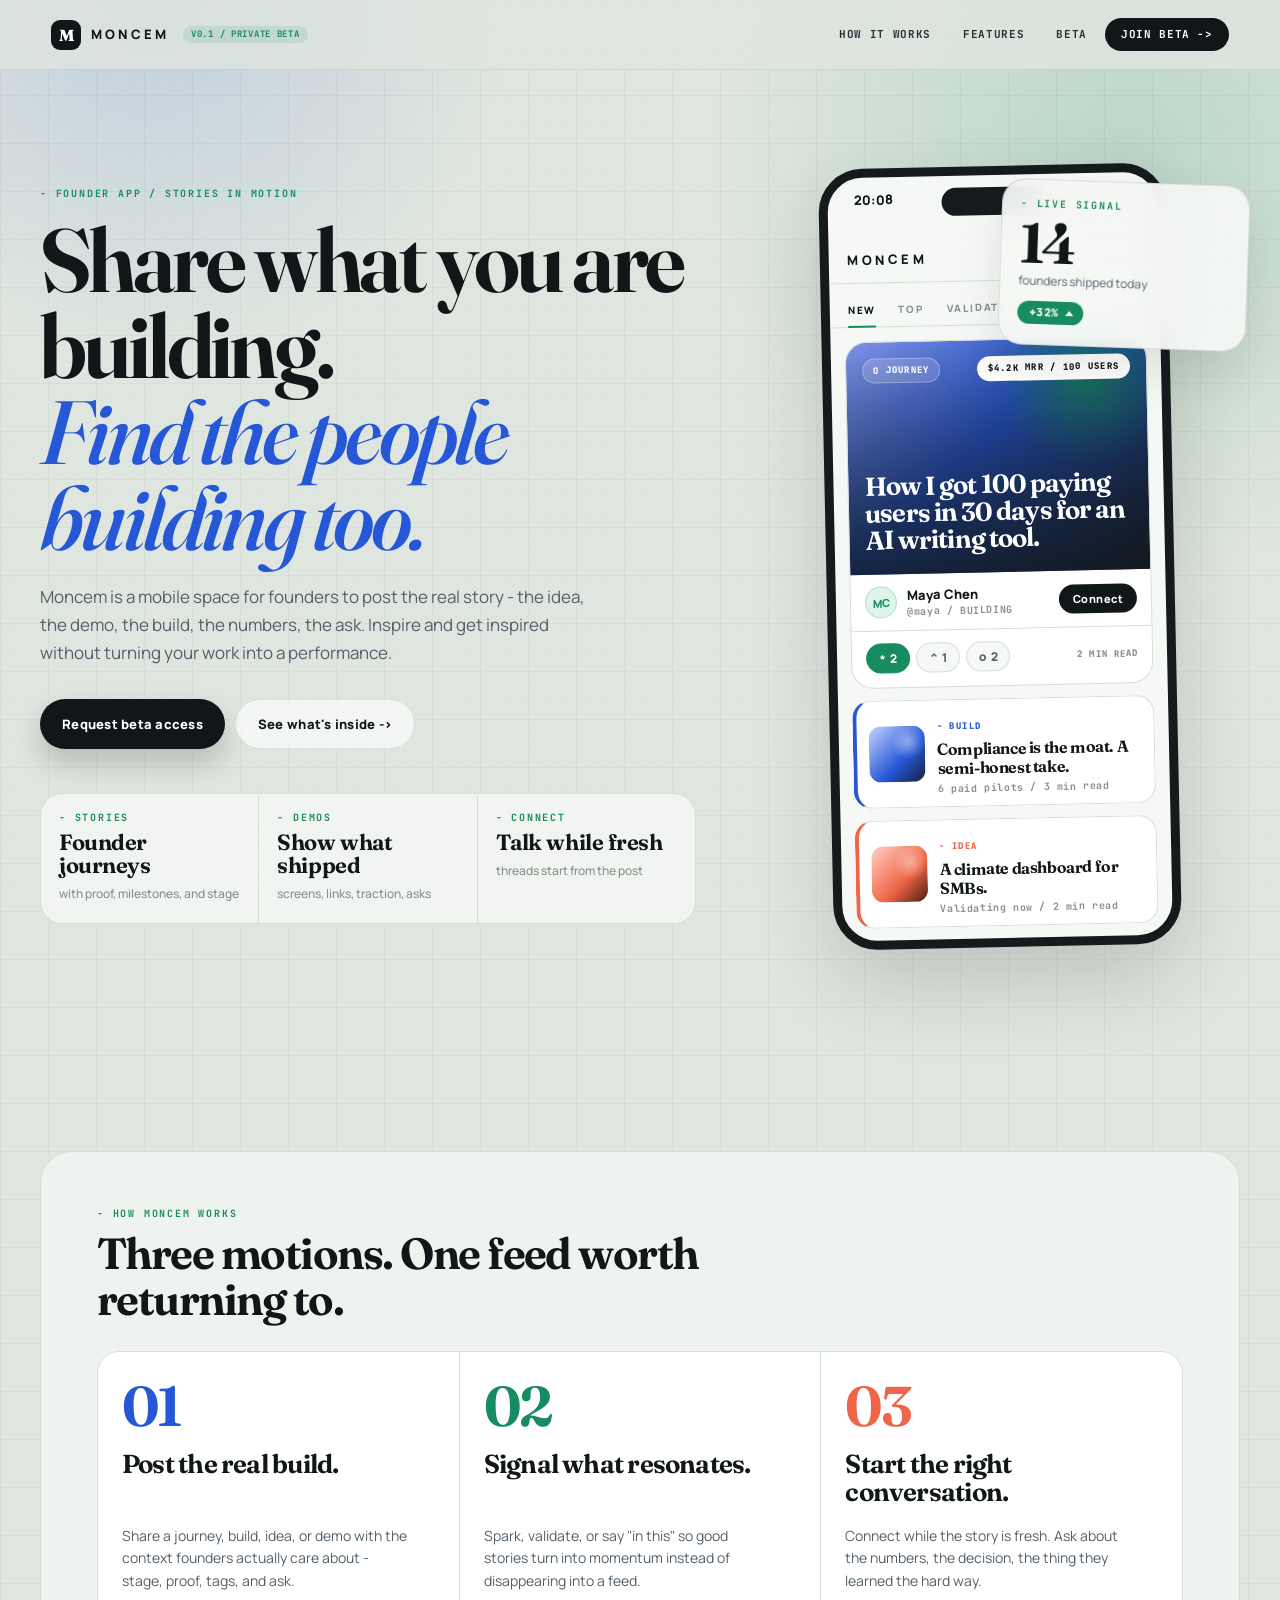
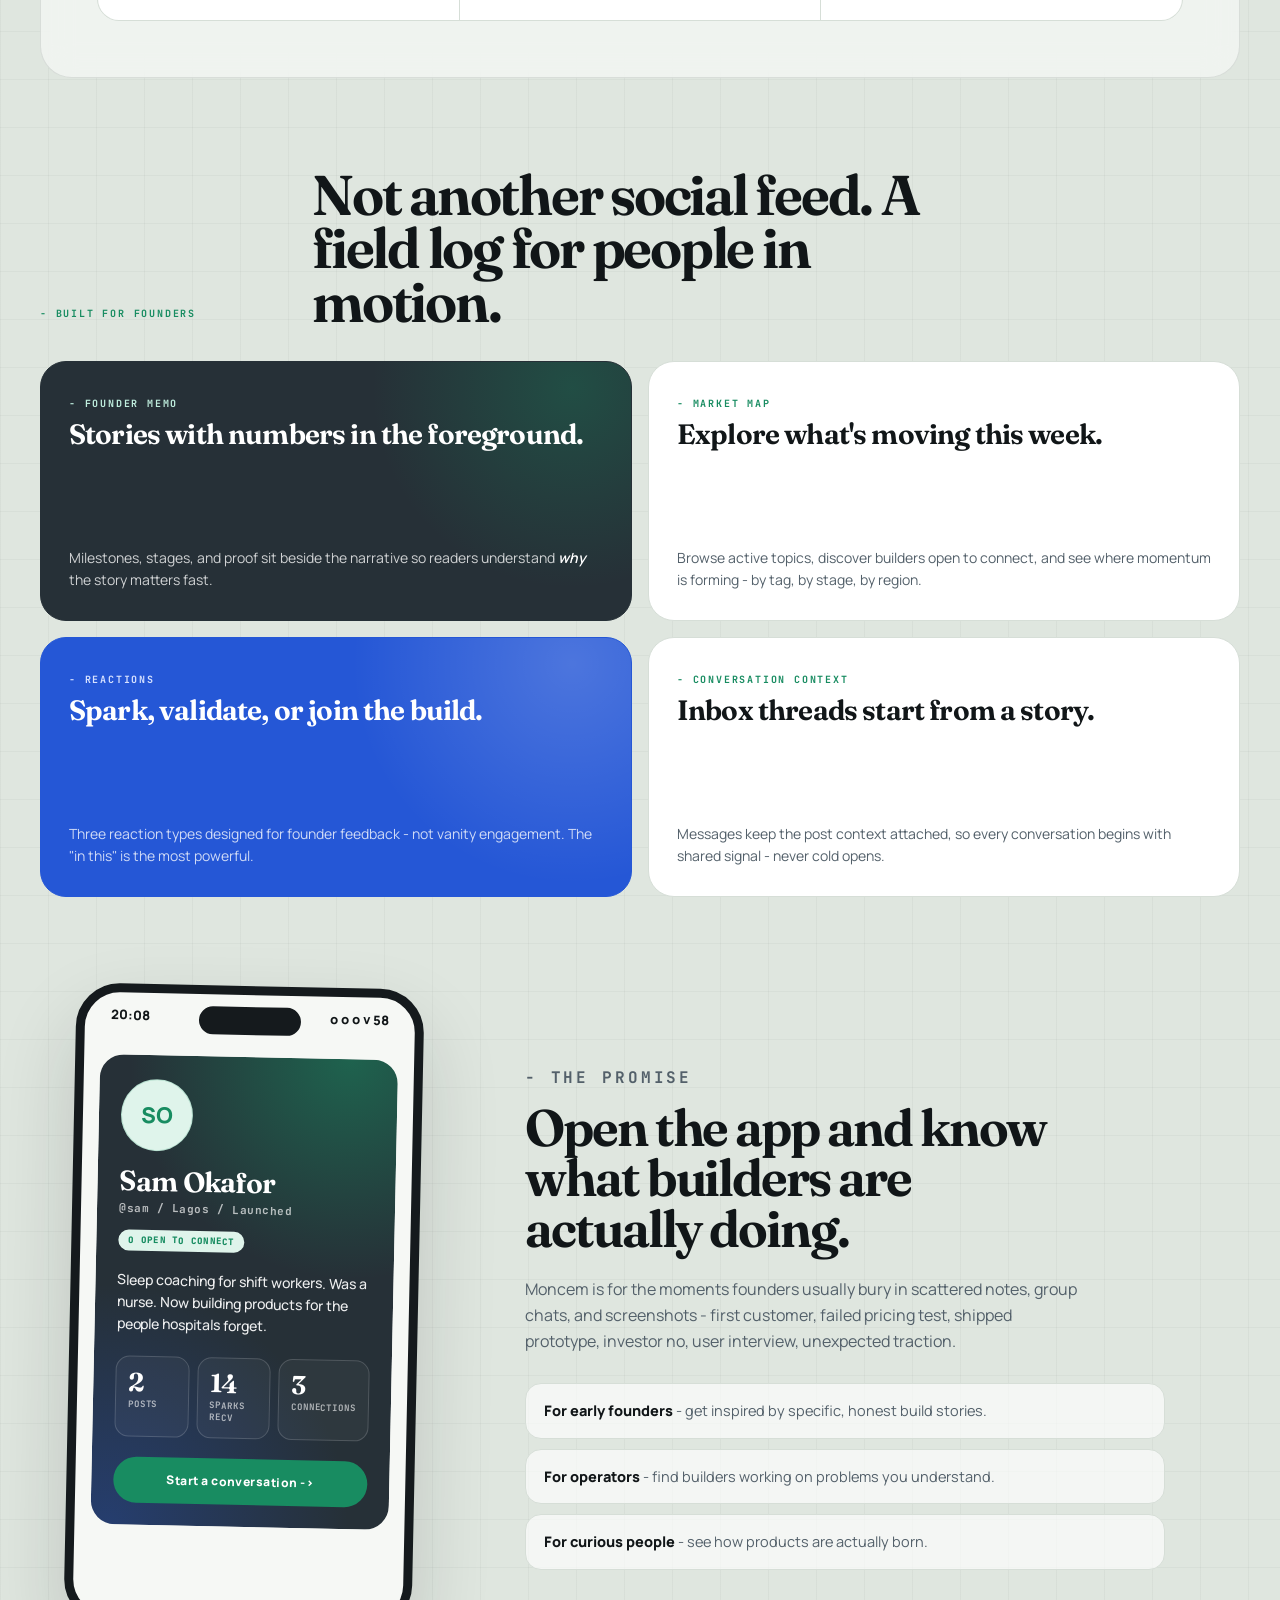
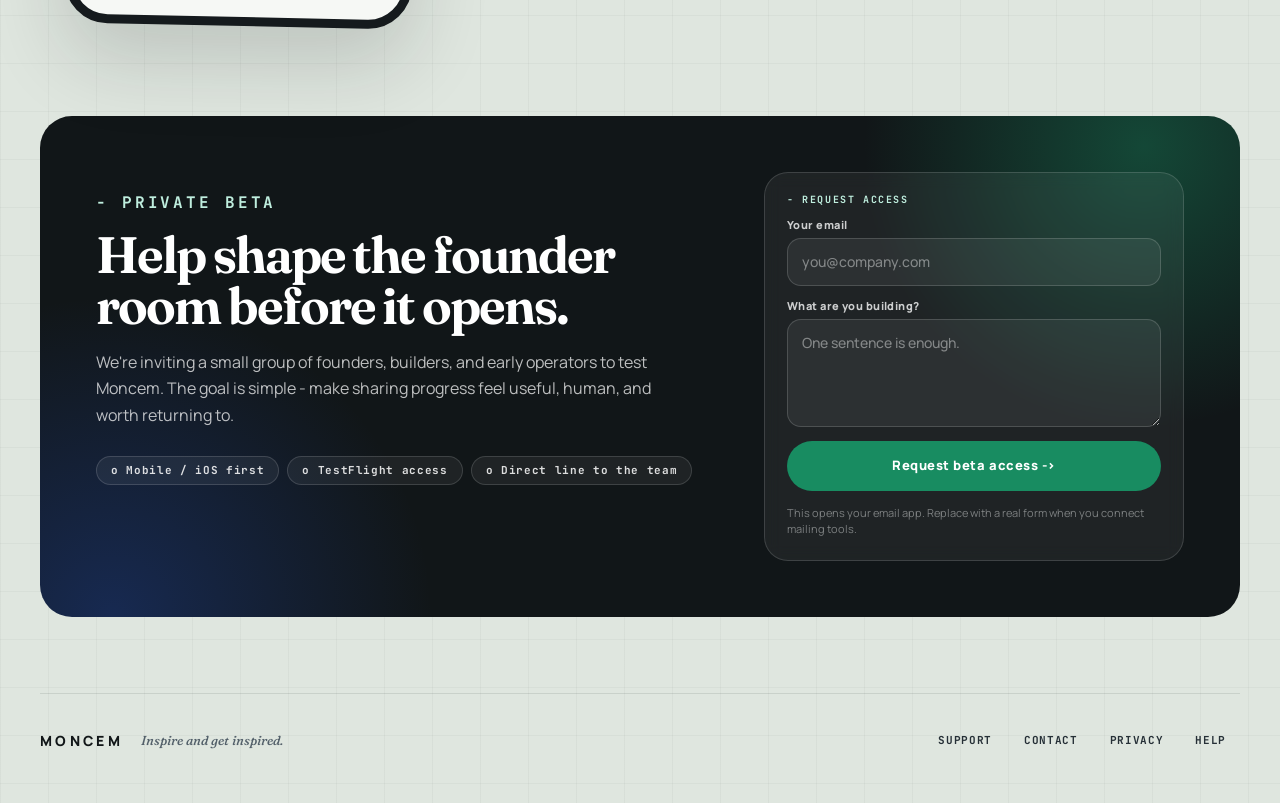
<file: index.html>
<!doctype html>
<html lang="en">
<head>
  <meta charset="utf-8" />
  <meta name="viewport" content="width=device-width, initial-scale=1" />
  <meta name="description" content="Moncem is a founder app for sharing what you are building. Stories, demos, ideas, and proof from builders in motion." />
  <meta property="og:title" content="Moncem - Inspire and get inspired" />
  <meta property="og:description" content="A founder app for sharing what you are building. Stories, demos, ideas, and proof from builders in motion." />
  <meta property="og:type" content="website" />
  <meta property="og:url" content="https://moncem.space" />
  <meta name="theme-color" content="#dfe6df" />
  <title>Moncem - Inspire and get inspired</title>
  <link rel="preconnect" href="https://fonts.googleapis.com">
  <link rel="preconnect" href="https://fonts.gstatic.com" crossorigin>
  <link href="https://fonts.googleapis.com/css2?family=Fraunces:opsz,wght@9..144,520;9..144,650;9..144,760&family=JetBrains+Mono:wght@500;700&family=Manrope:wght@400;500;600;700;800&display=swap" rel="stylesheet">
  <link rel="stylesheet" href="./styles.css" />
</head>
<body>
  <div class="grain" aria-hidden="true"></div>

  <header class="site-header">
    <a class="brand" href="#" aria-label="Moncem home">
      <span class="brand-mark">M</span>
      <span>MONCEM</span>
      <span class="brand-tag">v0.1  /  private beta</span>
    </a>
    <nav aria-label="Main navigation">
      <a href="#how">How it works</a>
      <a href="#features">Features</a>
      <a href="#beta">Beta</a>
      <a href="mailto:beta@moncem.space" class="nav-cta">Join beta -></a>
    </nav>
  </header>

  <main>
    <!-- HERO -->
    <section class="hero">
      <div class="hero-copy">
        <p class="eyebrow">- Founder app  /  stories in motion</p>
        <h1>Share what you are building.<br><span>Find the people building too.</span></h1>
        <p class="lead">
          Moncem is a mobile space for founders to post the real story - the idea,
          the demo, the build, the numbers, the ask. Inspire and get inspired
          without turning your work into a performance.
        </p>
        <div class="hero-actions">
          <a class="primary" href="mailto:beta@moncem.space?subject=Moncem%20beta%20access">Request beta access</a>
          <a class="secondary" href="#features">See what's inside -></a>
        </div>
        <div class="signal-row" aria-label="Moncem signals">
          <div>
            <span class="micro">- STORIES</span>
            <strong>Founder journeys</strong>
            <span class="sub">with proof, milestones, and stage</span>
          </div>
          <div>
            <span class="micro">- DEMOS</span>
            <strong>Show what shipped</strong>
            <span class="sub">screens, links, traction, asks</span>
          </div>
          <div>
            <span class="micro">- CONNECT</span>
            <strong>Talk while fresh</strong>
            <span class="sub">threads start from the post</span>
          </div>
        </div>
      </div>

      <!-- visual -->
      <div class="hero-visual" aria-label="Moncem app preview">
        <div class="market-card">
          <div class="market-text">
            <span class="micro">- LIVE SIGNAL</span>
            <strong>14</strong>
            <span class="sub">founders shipped today</span>
          </div>
          <span class="trend">+32% <i></i></span>
        </div>

        <div class="phone phone-main">
          <div class="phone-status"><span>20:08</span><span>o o o v 58</span></div>
          <div class="appbar">
            <span class="wordmark">MONCEM</span>
            <div class="appbar-actions">
              <span class="bell"><i class="bell-dot">2</i></span>
              <span class="avatar">SM</span>
            </div>
          </div>
          <div class="tabs">
            <span class="active">New</span>
            <span>Top</span>
            <span>Validated</span>
          </div>
          <article class="post-card featured">
            <div class="post-art">
              <div class="post-art-top">
                <span class="chip">o JOURNEY</span>
                <span class="metric">$4.2k MRR  /  100 USERS</span>
              </div>
              <h3>How I got 100 paying users in 30 days for an AI writing tool.</h3>
            </div>
            <div class="author-row">
              <span class="avatar">MC</span>
              <div class="author-meta">
                <strong>Maya Chen</strong>
                <span>@maya  /  BUILDING</span>
              </div>
              <button>Connect</button>
            </div>
            <div class="reaction-row">
              <span class="active">* <b>2</b></span>
              <span>^ <b>1</b></span>
              <span>o <b>2</b></span>
              <small>2 MIN READ</small>
            </div>
          </article>
          <article class="dispatch build">
            <i class="thumb"></i>
            <div>
              <span class="d-type">- BUILD</span>
              <h4>Compliance is the moat. A semi-honest take.</h4>
              <p class="d-meta">6 paid pilots  /  3 min read</p>
            </div>
          </article>
          <article class="dispatch idea">
            <i class="thumb"></i>
            <div>
              <span class="d-type">- IDEA</span>
              <h4>A climate dashboard for SMBs.</h4>
              <p class="d-meta">Validating now  /  2 min read</p>
            </div>
          </article>
        </div>
      </div>
    </section>

    <!-- HOW IT WORKS -->
    <section class="strip" id="how">
      <div class="strip-head">
        <p class="eyebrow">- How Moncem works</p>
        <h2>Three motions. One feed worth returning to.</h2>
      </div>
      <div class="strip-grid">
        <article>
          <span class="step-num">01</span>
          <h2>Post the real build.</h2>
          <p>Share a journey, build, idea, or demo with the context founders actually care about - stage, proof, tags, and ask.</p>
        </article>
        <article>
          <span class="step-num">02</span>
          <h2>Signal what resonates.</h2>
          <p>Spark, validate, or say "in this" so good stories turn into momentum instead of disappearing into a feed.</p>
        </article>
        <article>
          <span class="step-num">03</span>
          <h2>Start the right conversation.</h2>
          <p>Connect while the story is fresh. Ask about the numbers, the decision, the thing they learned the hard way.</p>
        </article>
      </div>
    </section>

    <!-- FEATURES -->
    <section class="showcase" id="features">
      <div class="section-head">
        <p class="eyebrow">- Built for founders</p>
        <h2>Not another social feed. A field log for people in motion.</h2>
      </div>

      <div class="feature-grid">
        <article class="feature-card dark">
          <div>
            <span class="micro">- FOUNDER MEMO</span>
            <h3>Stories with numbers in the foreground.</h3>
          </div>
          <p>Milestones, stages, and proof sit beside the narrative so readers understand <em>why</em> the story matters fast.</p>
        </article>
        <article class="feature-card">
          <div>
            <span class="micro">- MARKET MAP</span>
            <h3>Explore what's moving this&nbsp;week.</h3>
          </div>
          <p>Browse active topics, discover builders open to connect, and see where momentum is forming - by tag, by stage, by region.</p>
        </article>
        <article class="feature-card cobalt">
          <div>
            <span class="micro">- REACTIONS</span>
            <h3>Spark, validate, or join the build.</h3>
          </div>
          <p>Three reaction types designed for founder feedback - not vanity engagement. The "in this" is the most powerful.</p>
        </article>
        <article class="feature-card">
          <div>
            <span class="micro">- CONVERSATION CONTEXT</span>
            <h3>Inbox threads start from a story.</h3>
          </div>
          <p>Messages keep the post context attached, so every conversation begins with shared signal - never cold opens.</p>
        </article>
      </div>
    </section>

    <!-- SPLIT (profile + copy) -->
    <section class="split">
      <div class="phone small-phone">
        <div class="phone-status"><span>20:08</span><span>o o o v 58</span></div>
        <div class="profile-hero">
          <span class="avatar big">SO</span>
          <div class="profile-meta">
            <h3>Sam Okafor</h3>
            <p>@sam  /  Lagos  /  Launched</p>
          </div>
          <span class="status-pill">o Open to connect</span>
          <p class="bio">Sleep coaching for shift workers. Was a nurse. Now building products for the people hospitals forget.</p>
          <div class="profile-stats">
            <span><strong>2</strong><i>posts</i></span>
            <span><strong>14</strong><i>sparks recv</i></span>
            <span><strong>3</strong><i>connections</i></span>
          </div>
          <button>Start a conversation -></button>
        </div>
      </div>

      <div class="split-copy">
        <p class="eyebrow">- The promise</p>
        <h2>Open the app and know what builders are actually doing.</h2>
        <p>
          Moncem is for the moments founders usually bury in scattered notes,
          group chats, and screenshots - first customer, failed pricing test,
          shipped prototype, investor no, user interview, unexpected traction.
        </p>
        <ul>
          <li><strong>For early founders</strong> - get inspired by specific, honest build stories.</li>
          <li><strong>For operators</strong> - find builders working on problems you understand.</li>
          <li><strong>For curious people</strong> - see how products are actually born.</li>
        </ul>
      </div>
    </section>

    <!-- BETA -->
    <section class="beta" id="beta">
      <div class="beta-copy">
        <p class="eyebrow">- Private beta</p>
        <h2>Help shape the founder room before it opens.</h2>
        <p>
          We're inviting a small group of founders, builders, and early operators to
          test Moncem. The goal is simple - make sharing progress feel useful,
          human, and worth returning to.
        </p>
        <ul class="beta-pills">
          <li>o Mobile  /  iOS first</li>
          <li>o TestFlight access</li>
          <li>o Direct line to the team</li>
        </ul>
      </div>
      <form action="mailto:beta@moncem.space" method="post" enctype="text/plain">
        <p class="form-title">- Request access</p>
        <label>
          <span>Your email</span>
          <input type="email" name="email" placeholder="you@company.com" required>
        </label>
        <label>
          <span>What are you building?</span>
          <textarea name="build" placeholder="One sentence is enough."></textarea>
        </label>
        <button type="submit">Request beta access -></button>
        <small>This opens your email app. Replace with a real form when you connect mailing tools.</small>
      </form>
    </section>
  </main>

  <footer>
    <div class="footer-row">
      <span class="footer-brand">MONCEM</span>
      <p class="footer-tag">Inspire and get inspired.</p>
    </div>
    <nav>
      <a href="mailto:support@moncem.space">Support</a>
      <a href="mailto:privacy@moncem.space">Contact</a>
      <a href="./privacy.html">Privacy</a>
      <a href="./support.html">Help</a>
    </nav>
  </footer>
</body>
</html>
</file>
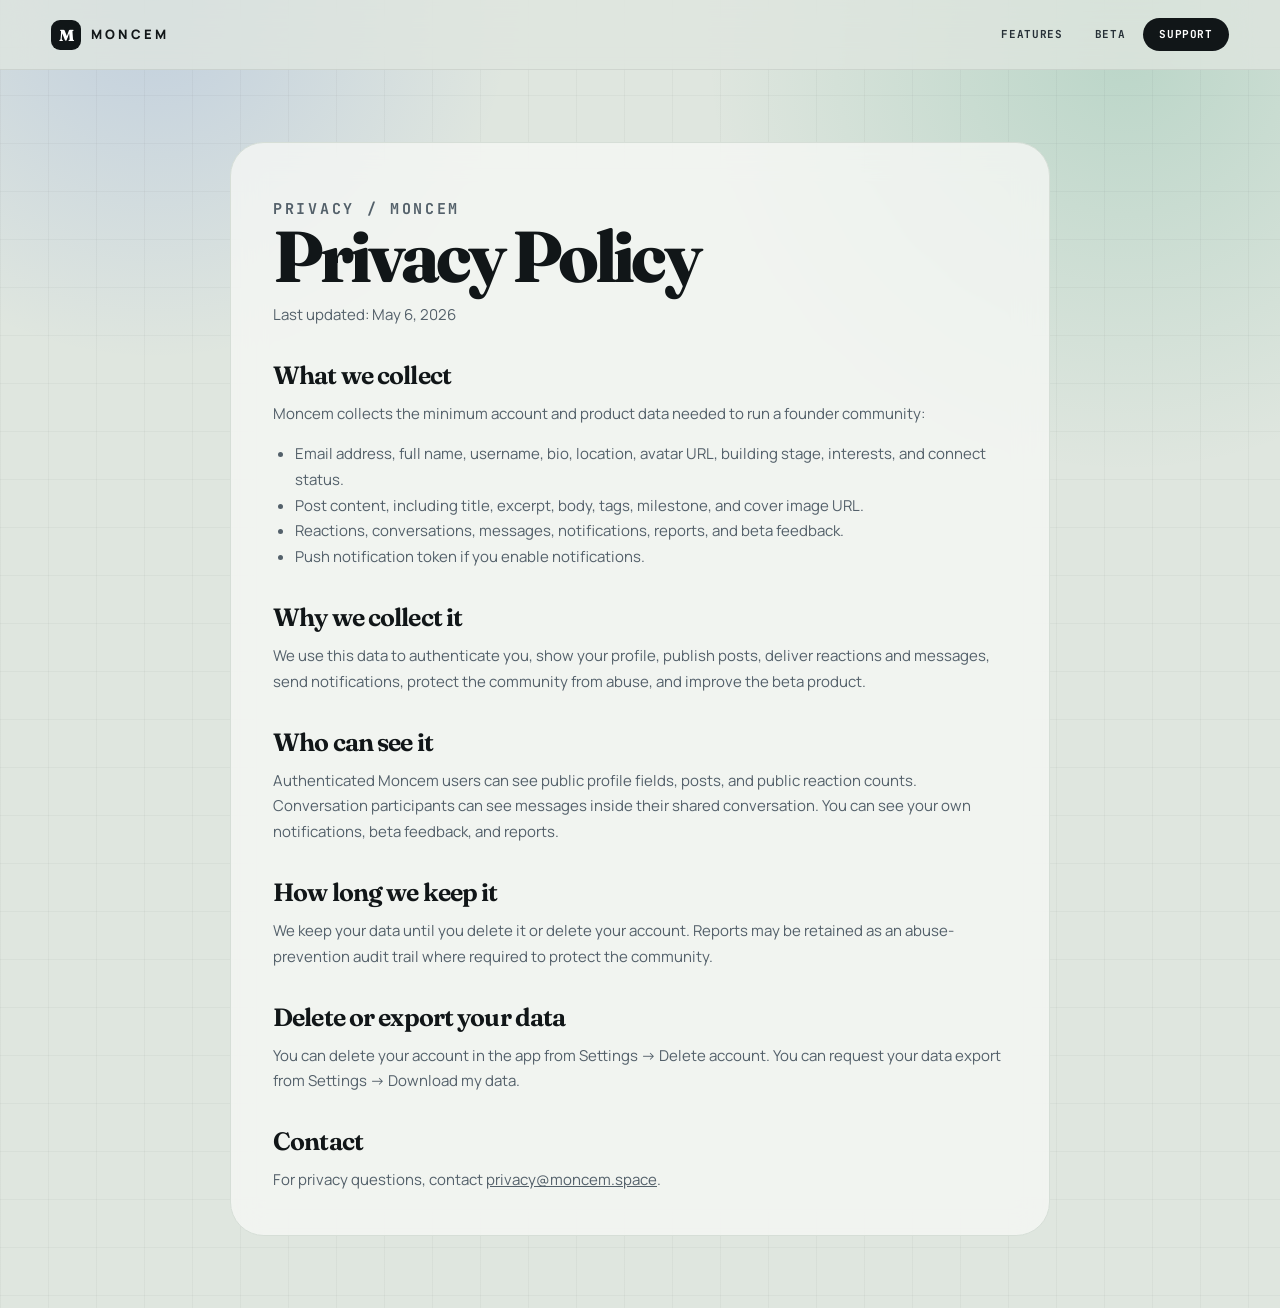
<file: privacy.html>
<!doctype html>
<html lang="en">
<head>
  <meta charset="utf-8" />
  <meta name="viewport" content="width=device-width, initial-scale=1" />
  <meta name="description" content="Moncem privacy policy." />
  <title>Privacy Policy - Moncem</title>
  <link rel="preconnect" href="https://fonts.googleapis.com">
  <link rel="preconnect" href="https://fonts.gstatic.com" crossorigin>
  <link href="https://fonts.googleapis.com/css2?family=Fraunces:opsz,wght@9..144,520;9..144,650;9..144,760&family=JetBrains+Mono:wght@500;700&family=Manrope:wght@400;500;600;700;800&display=swap" rel="stylesheet">
  <link rel="stylesheet" href="./styles.css" />
  <style>
    .policy {
      width: min(820px, calc(100% - 36px));
      margin: 72px auto;
      padding: 42px;
      border: 1px solid var(--line);
      border-radius: 34px;
      background: rgba(246, 248, 245, 0.78);
      backdrop-filter: blur(16px);
    }
    .policy h1 {
      font: 760 clamp(42px, 7vw, 72px)/0.94 var(--display);
      letter-spacing: -0.055em;
    }
    .policy h2 {
      margin-top: 34px;
      font: 650 25px/1.08 var(--display);
      letter-spacing: -0.035em;
    }
    .policy p,
    .policy li {
      color: var(--slate);
      font-size: 15px;
      line-height: 1.72;
    }
    .policy p {
      margin-top: 12px;
    }
    .policy ul {
      margin: 14px 0 0;
      padding-left: 22px;
    }
  </style>
</head>
<body>
  <header class="site-header">
    <a class="brand" href="./index.html" aria-label="Moncem home">
      <span class="brand-mark">M</span>
      <span>MONCEM</span>
    </a>
    <nav aria-label="Main navigation">
      <a href="./index.html#features">Features</a>
      <a href="./index.html#beta">Beta</a>
      <a href="mailto:support@moncem.space" class="nav-cta">Support</a>
    </nav>
  </header>

  <main class="policy">
    <p class="eyebrow">Privacy / Moncem</p>
    <h1>Privacy Policy</h1>
    <p>Last updated: May 6, 2026</p>

    <h2>What we collect</h2>
    <p>Moncem collects the minimum account and product data needed to run a founder community:</p>
    <ul>
      <li>Email address, full name, username, bio, location, avatar URL, building stage, interests, and connect status.</li>
      <li>Post content, including title, excerpt, body, tags, milestone, and cover image URL.</li>
      <li>Reactions, conversations, messages, notifications, reports, and beta feedback.</li>
      <li>Push notification token if you enable notifications.</li>
    </ul>

    <h2>Why we collect it</h2>
    <p>We use this data to authenticate you, show your profile, publish posts, deliver reactions and messages, send notifications, protect the community from abuse, and improve the beta product.</p>

    <h2>Who can see it</h2>
    <p>Authenticated Moncem users can see public profile fields, posts, and public reaction counts. Conversation participants can see messages inside their shared conversation. You can see your own notifications, beta feedback, and reports.</p>

    <h2>How long we keep it</h2>
    <p>We keep your data until you delete it or delete your account. Reports may be retained as an abuse-prevention audit trail where required to protect the community.</p>

    <h2>Delete or export your data</h2>
    <p>You can delete your account in the app from Settings -> Delete account. You can request your data export from Settings -> Download my data.</p>

    <h2>Contact</h2>
    <p>For privacy questions, contact <a href="mailto:privacy@moncem.space">privacy@moncem.space</a>.</p>
  </main>
</body>
</html>
</file>
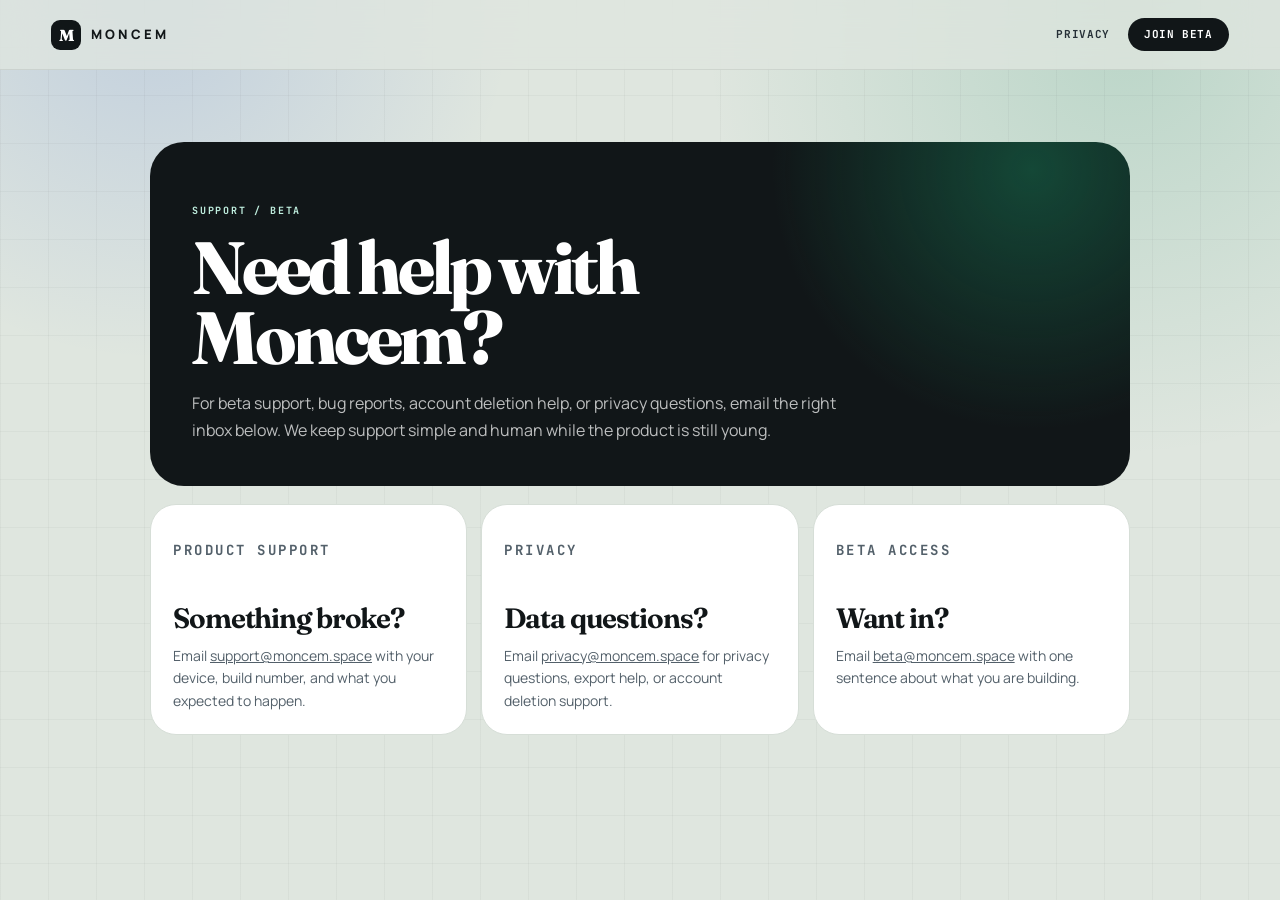
<file: support.html>
<!doctype html>
<html lang="en">
<head>
  <meta charset="utf-8" />
  <meta name="viewport" content="width=device-width, initial-scale=1" />
  <meta name="description" content="Moncem support." />
  <title>Support - Moncem</title>
  <link rel="preconnect" href="https://fonts.googleapis.com">
  <link rel="preconnect" href="https://fonts.gstatic.com" crossorigin>
  <link href="https://fonts.googleapis.com/css2?family=Fraunces:opsz,wght@9..144,520;9..144,650;9..144,760&family=JetBrains+Mono:wght@500;700&family=Manrope:wght@400;500;600;700;800&display=swap" rel="stylesheet">
  <link rel="stylesheet" href="./styles.css" />
  <style>
    .support {
      width: min(980px, calc(100% - 36px));
      margin: 72px auto;
    }
    .support-hero {
      padding: 42px;
      border-radius: 34px;
      color: white;
      background:
        radial-gradient(circle at 90% 8%, rgba(24, 140, 97, 0.42), transparent 260px),
        var(--ink);
    }
    .support-hero .eyebrow { color: #bfeede; }
    .support-hero h1 {
      max-width: 680px;
      margin-top: 14px;
      font: 760 clamp(44px, 7vw, 74px)/0.94 var(--display);
      letter-spacing: -0.055em;
    }
    .support-hero p {
      max-width: 650px;
      margin-top: 18px;
      color: rgba(255,255,255,.72);
      line-height: 1.7;
    }
    .support-grid {
      display: grid;
      grid-template-columns: repeat(3, 1fr);
      gap: 14px;
      margin-top: 18px;
    }
    .support-card {
      min-height: 220px;
      padding: 22px;
      border: 1px solid var(--line);
      border-radius: 26px;
      background: white;
    }
    .support-card h2 {
      margin-top: 42px;
      font: 650 28px/1.04 var(--display);
      letter-spacing: -0.04em;
    }
    .support-card p {
      margin-top: 12px;
      color: var(--slate);
      line-height: 1.6;
      font-size: 14px;
    }
    @media (max-width: 800px) {
      .support-grid { grid-template-columns: 1fr; }
    }
  </style>
</head>
<body>
  <header class="site-header">
    <a class="brand" href="./index.html" aria-label="Moncem home">
      <span class="brand-mark">M</span>
      <span>MONCEM</span>
    </a>
    <nav aria-label="Main navigation">
      <a href="./privacy.html">Privacy</a>
      <a href="mailto:beta@moncem.space" class="nav-cta">Join beta</a>
    </nav>
  </header>

  <main class="support">
    <section class="support-hero">
      <p class="eyebrow">Support / beta</p>
      <h1>Need help with Moncem?</h1>
      <p>For beta support, bug reports, account deletion help, or privacy questions, email the right inbox below. We keep support simple and human while the product is still young.</p>
    </section>

    <section class="support-grid">
      <article class="support-card">
        <p class="micro">Product support</p>
        <h2>Something broke?</h2>
        <p>Email <a href="mailto:support@moncem.space">support@moncem.space</a> with your device, build number, and what you expected to happen.</p>
      </article>
      <article class="support-card">
        <p class="micro">Privacy</p>
        <h2>Data questions?</h2>
        <p>Email <a href="mailto:privacy@moncem.space">privacy@moncem.space</a> for privacy questions, export help, or account deletion support.</p>
      </article>
      <article class="support-card">
        <p class="micro">Beta access</p>
        <h2>Want in?</h2>
        <p>Email <a href="mailto:beta@moncem.space">beta@moncem.space</a> with one sentence about what you are building.</p>
      </article>
    </section>
  </main>
</body>
</html>
</file>
<file: styles.css>
:root {
  --canvas: #dfe6df;
  --cloud: #f6f8f5;
  --panel: #ffffff;
  --ink: #111618;
  --graphite: #263037;
  --slate: #53606a;
  --muted: #87918b;
  --line: #d6ded7;
  --line-strong: #b8c3bb;
  --venture: #188c61;
  --venture-soft: #dff4eb;
  --cobalt: #2557d6;
  --cobalt-soft: #e4ebff;
  --coral: #ef6547;
  --coral-soft: #ffe7df;
  --lilac: #7b5bd6;
  --shadow-md: 0 22px 48px rgba(17, 22, 24, 0.10);
  --shadow-lg: 0 36px 80px rgba(17, 22, 24, 0.16);
  --display: "Fraunces", Georgia, serif;
  --sans: "Manrope", -apple-system, BlinkMacSystemFont, "Segoe UI", sans-serif;
  --mono: "JetBrains Mono", ui-monospace, Consolas, monospace;
}

* { box-sizing: border-box; margin: 0; padding: 0; }
html { scroll-behavior: smooth; -webkit-text-size-adjust: 100%; }

body {
  min-height: 100vh;
  color: var(--ink);
  font-family: var(--sans);
  -webkit-font-smoothing: antialiased;
  background:
    linear-gradient(90deg, rgba(17, 22, 24, 0.035) 1px, transparent 1px),
    linear-gradient(0deg, rgba(17, 22, 24, 0.035) 1px, transparent 1px),
    radial-gradient(circle at 12% 0%, rgba(37, 87, 214, 0.16), transparent 360px),
    radial-gradient(circle at 88% 4%, rgba(24, 140, 97, 0.18), transparent 420px),
    var(--canvas);
  background-size: 48px 48px, 48px 48px, auto, auto, auto;
}

::selection { color: white; background: var(--venture); }

.grain {
  pointer-events: none;
  position: fixed; inset: 0;
  z-index: 50;
  opacity: 0.12;
  mix-blend-mode: multiply;
  background-image:
    radial-gradient(circle at 20% 10%, rgba(17, 22, 24, 0.12) 0 1px, transparent 1px),
    radial-gradient(circle at 80% 30%, rgba(17, 22, 24, 0.10) 0 1px, transparent 1px);
  background-size: 13px 17px, 19px 23px;
}

a { color: inherit; }
button { border: 0; font-family: var(--sans); cursor: pointer; }

/* --- HEADER ----------------------------------------------------------- */
.site-header {
  position: sticky;
  top: 0;
  z-index: 20;
  display: flex;
  align-items: center;
  justify-content: space-between;
  gap: 24px;
  padding: 18px clamp(18px, 4vw, 56px);
  background: rgba(223, 230, 223, 0.78);
  border-bottom: 1px solid rgba(17, 22, 24, 0.08);
  backdrop-filter: blur(20px);
  -webkit-backdrop-filter: blur(20px);
}

.brand {
  display: inline-flex;
  align-items: center;
  gap: 10px;
  color: var(--ink);
  text-decoration: none;
  font: 800 13px/1 var(--sans);
  letter-spacing: 0.24em;
}

.brand-mark {
  width: 30px; height: 30px;
  display: grid; place-items: center;
  border-radius: 9px;
  color: white;
  background: var(--ink);
  font-weight: 800;
  letter-spacing: 0;
  font-family: var(--display);
  font-size: 16px;
}

.brand-tag {
  margin-left: 4px;
  padding: 4px 8px;
  border-radius: 999px;
  background: rgba(24, 140, 97, 0.12);
  color: var(--venture);
  font: 700 9px/1 var(--mono);
  letter-spacing: 0.08em;
  text-transform: uppercase;
}

.site-header nav {
  display: inline-flex;
  align-items: center;
  gap: 4px;
}

.site-header nav a {
  text-decoration: none;
  color: var(--graphite);
  padding: 9px 14px;
  border-radius: 999px;
  font: 700 11px/1 var(--mono);
  letter-spacing: 0.06em;
  text-transform: uppercase;
  transition: 180ms ease;
}

.site-header nav a:hover {
  background: rgba(255, 255, 255, 0.65);
}

.site-header .nav-cta {
  color: white;
  background: var(--ink);
  padding: 11px 16px;
}
.site-header .nav-cta:hover {
  background: var(--venture);
}

/* --- LAYOUT ----------------------------------------------------------- */
main {
  width: min(1200px, calc(100% - 36px));
  margin: 0 auto;
}

.eyebrow,
.micro {
  color: var(--venture);
  font: 700 10px/1.1 var(--mono);
  letter-spacing: 0.18em;
  text-transform: uppercase;
}

/* --- HERO ------------------------------------------------------------- */
.hero {
  display: grid;
  grid-template-columns: minmax(0, 1.05fr) minmax(420px, 480px);
  align-items: center;
  gap: clamp(28px, 5vw, 80px);
  padding: clamp(56px, 8vw, 96px) 0 clamp(72px, 9vw, 120px);
}

.hero-copy { min-width: 0; }

.hero h1 {
  margin-top: 18px;
  font-family: var(--display);
  font-weight: 650;
  font-size: clamp(48px, 7vw, 92px);
  line-height: 0.96;
  letter-spacing: -0.04em;
  max-width: 12ch;
}

.hero h1 span {
  color: var(--cobalt);
  font-style: italic;
  font-weight: 520;
}

.lead {
  max-width: 56ch;
  margin-top: 22px;
  color: var(--slate);
  font-size: 17px;
  line-height: 1.65;
}

.hero-actions {
  display: flex;
  flex-wrap: wrap;
  gap: 10px;
  margin-top: 32px;
}

.primary,
.secondary {
  min-height: 50px;
  display: inline-flex;
  align-items: center;
  justify-content: center;
  border-radius: 999px;
  padding: 0 22px;
  text-decoration: none;
  font: 800 13px/1 var(--sans);
  letter-spacing: 0.02em;
  transition: transform 200ms ease, box-shadow 200ms ease, background 200ms ease;
}

.primary {
  color: white;
  background: var(--ink);
  box-shadow: 0 14px 28px rgba(17, 22, 24, 0.20);
}
.primary:hover {
  transform: translateY(-2px);
  background: var(--venture);
  box-shadow: 0 18px 38px rgba(24, 140, 97, 0.30);
}

.secondary {
  color: var(--ink);
  background: rgba(255, 255, 255, 0.65);
  border: 1px solid rgba(17, 22, 24, 0.10);
}
.secondary:hover {
  transform: translateY(-2px);
  background: white;
}

.signal-row {
  display: grid;
  grid-template-columns: repeat(3, 1fr);
  gap: 1px;
  max-width: 720px;
  margin-top: 44px;
  overflow: hidden;
  border: 1px solid var(--line);
  border-radius: 22px;
  background: var(--line);
}

.signal-row > div {
  padding: 18px 18px 20px;
  background: rgba(246, 248, 245, 0.85);
  display: flex;
  flex-direction: column;
  gap: 8px;
}

.signal-row strong {
  font: 650 22px/1.05 var(--display);
  letter-spacing: -0.02em;
}

.signal-row .sub {
  display: block;
  color: var(--muted);
  font-size: 12px;
  line-height: 1.5;
  font-weight: 500;
}

/* --- HERO VISUAL ------------------------------------------------------ */
.hero-visual {
  position: relative;
  min-height: 760px;
  display: grid;
  place-items: center;
}

/* Live signal market card */
.market-card {
  position: absolute;
  z-index: 3;
  top: 16px;
  right: -8px;
  width: 248px;
  padding: 18px 18px 20px;
  border: 1px solid rgba(17, 22, 24, 0.10);
  border-radius: 24px;
  background: rgba(246, 248, 245, 0.92);
  box-shadow: var(--shadow-md);
  backdrop-filter: blur(18px);
  -webkit-backdrop-filter: blur(18px);
  display: flex;
  flex-direction: column;
  gap: 12px;
  transform: rotate(2deg);
}

.market-text { display: flex; flex-direction: column; gap: 6px; }
.market-text strong {
  font: 650 56px/0.85 var(--display);
  letter-spacing: -0.05em;
  margin-top: 4px;
}
.market-text .sub {
  color: var(--slate);
  font-size: 12px;
  line-height: 1.4;
}
.market-card .trend {
  align-self: flex-start;
  display: inline-flex;
  align-items: center;
  gap: 6px;
  padding: 6px 10px 6px 12px;
  border-radius: 999px;
  color: white;
  background: var(--venture);
  font: 800 11px/1 var(--mono);
  letter-spacing: 0.04em;
}
.market-card .trend i {
  display: inline-block;
  width: 0; height: 0;
  border-left: 4px solid transparent;
  border-right: 4px solid transparent;
  border-bottom: 5px solid white;
}

/* Phone */
.phone {
  position: relative;
  width: 348px;
  min-height: 712px;
  overflow: hidden;
  border: 9px solid #151a1d;
  border-radius: 44px;
  background: var(--cloud);
  box-shadow: var(--shadow-lg);
}

.phone::before {
  content: "";
  position: absolute; z-index: 4;
  top: 12px; left: 50%;
  width: 102px; height: 28px;
  transform: translateX(-50%);
  border-radius: 999px;
  background: #151a1d;
}

.phone-main { transform: rotate(-1.2deg); }

.phone-status {
  height: 46px;
  display: flex; align-items: flex-start; justify-content: space-between;
  padding: 16px 26px 0;
  font: 800 13px/1 var(--sans);
}

.appbar {
  height: 60px;
  display: flex;
  align-items: flex-end;
  justify-content: space-between;
  padding: 0 18px 14px;
  border-bottom: 1px solid var(--line);
}

.wordmark {
  font-weight: 900;
  font-size: 13px;
  letter-spacing: 0.28em;
}

.appbar-actions { display: inline-flex; align-items: center; gap: 8px; }
.bell {
  position: relative;
  width: 30px; height: 30px;
  display: inline-grid; place-items: center;
  border-radius: 999px;
  background: var(--cloud);
  color: var(--graphite);
  font-size: 14px;
}
.bell::before { content: "!"; font-size: 14px; transform: translateY(-1px); }
.bell-dot {
  position: absolute;
  top: -2px; right: -2px;
  min-width: 14px; height: 14px;
  display: inline-grid; place-items: center;
  border-radius: 999px;
  background: var(--venture);
  color: white;
  font: 800 8px/1 var(--mono);
  font-style: normal;
  padding: 0 3px;
  border: 2px solid var(--cloud);
}

.avatar {
  width: 32px; height: 32px;
  display: inline-grid; place-items: center;
  border-radius: 999px;
  color: var(--venture);
  background: var(--venture-soft);
  border: 1px solid rgba(24, 140, 97, 0.20);
  font: 900 11px/1 var(--sans);
  flex-shrink: 0;
}

.avatar.big {
  width: 72px; height: 72px;
  font-size: 22px;
}

.tabs {
  height: 44px;
  display: flex;
  align-items: flex-end;
  gap: 22px;
  padding: 0 18px;
  border-bottom: 1px solid var(--line);
}

.tabs span {
  position: relative;
  padding-bottom: 12px;
  color: var(--muted);
  font: 800 10px/1 var(--sans);
  letter-spacing: 0.18em;
  text-transform: uppercase;
}
.tabs .active { color: var(--ink); }
.tabs .active::after {
  content: "";
  position: absolute;
  left: 0; right: 0; bottom: -1px;
  height: 2.5px;
  border-radius: 999px;
  background: var(--venture);
}

/* Featured post card */
.post-card {
  margin: 14px 14px 12px;
  overflow: hidden;
  border: 1px solid var(--line);
  border-radius: 22px;
  background: var(--panel);
}

.post-art {
  min-height: 232px;
  padding: 16px 16px 20px;
  display: flex;
  flex-direction: column;
  justify-content: space-between;
  color: white;
  background:
    linear-gradient(180deg, rgba(17, 22, 24, 0.10), rgba(17, 22, 24, 0.78)),
    radial-gradient(circle at 80% 18%, rgba(24, 140, 97, 0.85), transparent 88px),
    linear-gradient(135deg, #8da2ff 0%, #2557d6 44%, #142235 100%);
}

.post-art-top {
  display: flex; align-items: center; justify-content: space-between;
  gap: 8px;
}

.chip,
.metric {
  width: fit-content;
  border-radius: 999px;
  font: 900 9px/1 var(--mono);
  letter-spacing: 0.14em;
  text-transform: uppercase;
}

.chip {
  padding: 7px 10px;
  background: rgba(255, 255, 255, 0.16);
  border: 1px solid rgba(255, 255, 255, 0.30);
}

.metric {
  padding: 8px 11px;
  color: var(--ink);
  background: white;
}

.post-art h3 {
  margin-top: 16px;
  font: 650 26px/1.04 var(--display);
  letter-spacing: -0.035em;
  max-width: 290px;
}

.author-row {
  display: grid;
  grid-template-columns: 32px 1fr auto;
  gap: 10px;
  align-items: center;
  padding: 12px 14px;
  border-bottom: 1px solid var(--line);
}

.author-meta { display: flex; flex-direction: column; gap: 2px; min-width: 0; }
.author-meta strong {
  font-size: 13px; font-weight: 800;
}
.author-meta span {
  color: var(--muted);
  font: 700 10px/1.2 var(--mono);
  letter-spacing: 0.06em;
}

.author-row button {
  border-radius: 999px;
  padding: 9px 14px;
  color: white;
  background: var(--ink);
  font: 800 11px/1 var(--sans);
  letter-spacing: 0.04em;
}

.reaction-row {
  display: flex;
  align-items: center;
  gap: 6px;
  padding: 12px 14px 14px;
}

.reaction-row span {
  min-width: 44px; height: 30px;
  display: inline-flex; align-items: center; justify-content: center;
  gap: 4px;
  padding: 0 10px;
  border: 1px solid var(--line);
  border-radius: 999px;
  color: var(--slate);
  font-size: 12px;
  font-weight: 800;
  background: var(--cloud);
}
.reaction-row span b { font-weight: 900; }
.reaction-row .active {
  color: white;
  background: var(--venture);
  border-color: var(--venture);
}

.reaction-row small {
  margin-left: auto;
  color: var(--muted);
  font: 800 9px/1 var(--mono);
  letter-spacing: 0.12em;
  text-transform: uppercase;
}

/* Dispatch (smaller list cards) */
.dispatch {
  margin: 0 14px 12px;
  padding: 12px;
  display: grid;
  grid-template-columns: 56px 1fr;
  gap: 12px;
  align-items: stretch;
  border: 1px solid var(--line);
  border-left-width: 4px;
  border-radius: 18px;
  background: var(--panel);
}
.dispatch.build { border-left-color: var(--cobalt); }
.dispatch.idea  { border-left-color: var(--coral); }

.dispatch .thumb {
  width: 56px; height: 56px;
  border-radius: 12px;
  align-self: center;
}
.dispatch.build .thumb {
  background:
    radial-gradient(circle at 70% 30%, rgba(255,255,255,0.4), transparent 30%),
    linear-gradient(135deg, #c8d6ff 0%, #2557d6 60%, #16213c 100%);
}
.dispatch.idea .thumb {
  background:
    radial-gradient(circle at 70% 30%, rgba(255,255,255,0.4), transparent 30%),
    linear-gradient(135deg, #ffd2c5 0%, #ef6547 60%, #4a1c10 100%);
}

.dispatch .d-type {
  font: 800 9px/1 var(--mono);
  letter-spacing: 0.16em;
  text-transform: uppercase;
}
.dispatch.build .d-type { color: var(--cobalt); }
.dispatch.idea  .d-type { color: var(--coral); }

.dispatch h4 {
  margin: 6px 0 0;
  font: 650 16px/1.18 var(--display);
  letter-spacing: -0.025em;
  color: var(--ink);
}

.dispatch .d-meta {
  margin-top: 6px;
  color: var(--muted);
  font: 700 10px/1 var(--mono);
  letter-spacing: 0.06em;
}

/* --- SECTION SPACING --------------------------------------------------- */
section + section { margin-top: clamp(48px, 7vw, 96px); }
.strip, .showcase, .split, .beta { scroll-margin-top: 96px; }

/* --- STRIP (how it works) ---------------------------------------------- */
.strip {
  padding: clamp(32px, 5vw, 56px);
  border: 1px solid rgba(17, 22, 24, 0.10);
  border-radius: 32px;
  background: rgba(246, 248, 245, 0.72);
  backdrop-filter: blur(16px);
  -webkit-backdrop-filter: blur(16px);
}

.strip-head {
  display: flex; flex-direction: column; gap: 12px;
  max-width: 760px;
  margin-bottom: 28px;
}
.strip-head h2 {
  font: 650 clamp(28px, 3.4vw, 44px)/1.05 var(--display);
  letter-spacing: -0.035em;
}

.strip-grid {
  display: grid;
  grid-template-columns: repeat(3, 1fr);
  gap: 1px;
  overflow: hidden;
  border: 1px solid var(--line);
  border-radius: 22px;
  background: var(--line);
}

.strip-grid article {
  min-height: 260px;
  padding: 26px 24px 28px;
  display: flex; flex-direction: column;
  background: white;
  position: relative;
}

.strip-grid .step-num {
  font: 650 56px/1 var(--display);
  letter-spacing: -0.05em;
  color: var(--cobalt);
  display: block;
  margin-bottom: 16px;
}
.strip-grid article:nth-child(2) .step-num { color: var(--venture); }
.strip-grid article:nth-child(3) .step-num { color: var(--coral); }

.strip-grid h2 {
  font: 650 26px/1.1 var(--display);
  letter-spacing: -0.03em;
  max-width: 280px;
  margin-bottom: auto;
}

.strip-grid p {
  margin-top: 18px;
  color: var(--slate);
  font-size: 14px;
  line-height: 1.6;
  max-width: 32ch;
}

/* --- SHOWCASE (features) ----------------------------------------------- */
.section-head {
  display: grid;
  grid-template-columns: 240px 1fr;
  gap: 32px;
  align-items: end;
  margin-bottom: 32px;
}
.section-head .eyebrow { padding-bottom: 10px; }
.section-head h2 {
  font: 650 clamp(36px, 4.4vw, 56px)/0.96 var(--display);
  letter-spacing: -0.04em;
  max-width: 16ch;
}

.feature-grid {
  display: grid;
  grid-template-columns: repeat(2, 1fr);
  gap: 16px;
}

.feature-card {
  min-height: 260px;
  padding: 28px 28px 28px;
  display: flex;
  flex-direction: column;
  justify-content: space-between;
  gap: 28px;
  border: 1px solid var(--line);
  border-radius: 26px;
  background: white;
  transition: transform 200ms ease, box-shadow 200ms ease;
}
.feature-card:hover {
  transform: translateY(-3px);
  box-shadow: var(--shadow-md);
}

.feature-card.dark {
  color: white;
  background:
    radial-gradient(circle at 90% 10%, rgba(24, 140, 97, 0.32), transparent 200px),
    var(--graphite);
  border-color: var(--graphite);
}
.feature-card.cobalt {
  color: white;
  background:
    radial-gradient(circle at 90% 10%, rgba(255, 255, 255, 0.18), transparent 220px),
    var(--cobalt);
  border-color: var(--cobalt);
}

.feature-card.dark .micro,
.feature-card.cobalt .micro { color: #bfeede; }
.feature-card.cobalt .micro { color: #d6e1ff; }

.feature-card h3 {
  margin-top: 8px;
  font: 650 28px/1.06 var(--display);
  letter-spacing: -0.03em;
}

.feature-card p {
  color: var(--slate);
  font-size: 14px;
  line-height: 1.6;
}
.feature-card p em { color: var(--ink); font-style: italic; font-weight: 600; }

.feature-card.dark p,
.feature-card.cobalt p { color: rgba(255, 255, 255, 0.78); }
.feature-card.dark p em,
.feature-card.cobalt p em { color: white; }

/* --- SPLIT (profile + copy) ------------------------------------------- */
.split {
  display: grid;
  grid-template-columns: 408px minmax(0, 1fr);
  gap: clamp(36px, 6vw, 88px);
  align-items: center;
}

.small-phone {
  width: 348px;
  min-height: 640px;
  transform: rotate(1.2deg);
  margin: 0 auto;
}

.profile-hero {
  margin: 16px;
  padding: 24px 22px 22px;
  border-radius: 24px;
  color: white;
  background:
    radial-gradient(circle at 84% 0%, rgba(24, 140, 97, 0.55), transparent 220px),
    radial-gradient(circle at 6% 100%, rgba(37, 87, 214, 0.35), transparent 240px),
    var(--graphite);
}

.profile-meta { margin-top: 16px; }
.profile-hero h3 {
  font: 650 28px/1 var(--display);
  letter-spacing: -0.025em;
}
.profile-hero p {
  margin-top: 6px;
  color: rgba(255, 255, 255, 0.68);
  font: 700 11px/1.4 var(--mono);
  letter-spacing: 0.05em;
}

.status-pill {
  display: inline-flex;
  align-items: center;
  gap: 5px;
  margin-top: 14px;
  padding: 6px 10px;
  border-radius: 999px;
  color: var(--venture);
  background: var(--venture-soft);
  font: 800 9px/1 var(--mono);
  letter-spacing: 0.14em;
  text-transform: uppercase;
}

.profile-hero .bio {
  margin-top: 18px;
  color: rgba(255, 255, 255, 0.92);
  font: 500 14px/1.55 var(--sans);
  letter-spacing: 0;
  text-transform: none;
}

.profile-stats {
  display: grid;
  grid-template-columns: repeat(3, 1fr);
  gap: 8px;
  margin-top: 22px;
}

.profile-stats span {
  padding: 12px 12px 13px;
  display: flex;
  flex-direction: column;
  gap: 4px;
  border: 1px solid rgba(255, 255, 255, 0.16);
  border-radius: 14px;
  background: rgba(255, 255, 255, 0.04);
}

.profile-stats strong {
  font: 650 26px/1 var(--display);
  letter-spacing: -0.02em;
  color: white;
}

.profile-stats i {
  font-style: normal;
  color: rgba(255, 255, 255, 0.62);
  font: 700 9px/1.3 var(--mono);
  letter-spacing: 0.1em;
  text-transform: uppercase;
}

.profile-hero button {
  width: 100%;
  margin-top: 20px;
  min-height: 46px;
  border-radius: 999px;
  color: white;
  background: var(--venture);
  font: 800 12px/1 var(--sans);
  letter-spacing: 0.04em;
}
.profile-hero button:hover { background: #11704e; }

/* split copy */
.split-copy h2 {
  font: 650 clamp(34px, 4vw, 52px)/0.98 var(--display);
  letter-spacing: -0.04em;
  margin-top: 12px;
  max-width: 16ch;
}

.split-copy p {
  max-width: 56ch;
  margin-top: 22px;
  color: var(--slate);
  font-size: 16px;
  line-height: 1.65;
}

.split-copy ul {
  display: grid;
  gap: 10px;
  max-width: 640px;
  margin-top: 28px;
  list-style: none;
}

.split-copy li {
  padding: 16px 18px;
  border: 1px solid var(--line);
  border-radius: 16px;
  background: rgba(255, 255, 255, 0.65);
  color: var(--slate);
  line-height: 1.5;
  font-size: 14.5px;
}

.split-copy li strong {
  color: var(--ink);
  font-weight: 800;
}

/* --- BETA -------------------------------------------------------------- */
.beta {
  display: grid;
  grid-template-columns: 1fr 420px;
  gap: clamp(36px, 6vw, 64px);
  align-items: start;
  padding: clamp(36px, 5vw, 56px);
  border-radius: 32px;
  color: white;
  background:
    radial-gradient(circle at 92% 6%, rgba(24, 140, 97, 0.42), transparent 280px),
    radial-gradient(circle at 6% 100%, rgba(37, 87, 214, 0.30), transparent 320px),
    var(--ink);
}

.beta .eyebrow { color: #bfeede; }
.beta-copy h2 {
  margin-top: 14px;
  font: 650 clamp(34px, 4vw, 52px)/0.98 var(--display);
  letter-spacing: -0.04em;
  max-width: 16ch;
}

.beta-copy > p {
  max-width: 56ch;
  margin-top: 18px;
  color: rgba(255, 255, 255, 0.72);
  font-size: 16px;
  line-height: 1.65;
}

.beta-pills {
  display: flex; flex-wrap: wrap;
  gap: 8px;
  list-style: none;
  margin-top: 28px;
}
.beta-pills li {
  padding: 8px 14px;
  border-radius: 999px;
  background: rgba(255, 255, 255, 0.06);
  border: 1px solid rgba(255, 255, 255, 0.14);
  color: rgba(255, 255, 255, 0.85);
  font: 700 11px/1 var(--mono);
  letter-spacing: 0.06em;
}

.beta form {
  display: grid;
  gap: 14px;
  padding: 22px;
  border: 1px solid rgba(255, 255, 255, 0.14);
  border-radius: 24px;
  background: rgba(255, 255, 255, 0.06);
  backdrop-filter: blur(8px);
}

.form-title {
  color: #bfeede;
  font: 700 10px/1 var(--mono);
  letter-spacing: 0.16em;
  text-transform: uppercase;
}

.beta label {
  display: grid;
  gap: 8px;
}

.beta label > span {
  color: rgba(255, 255, 255, 0.78);
  font: 800 11px/1 var(--sans);
  letter-spacing: 0.04em;
}

.beta input,
.beta textarea {
  width: 100%;
  border: 1px solid rgba(255, 255, 255, 0.16);
  border-radius: 14px;
  padding: 13px 14px;
  color: white;
  background: rgba(255, 255, 255, 0.06);
  font: 500 14px/1.4 var(--sans);
  outline: none;
  transition: border-color 180ms ease, background 180ms ease;
}

.beta textarea {
  min-height: 108px;
  resize: vertical;
}

.beta input:focus,
.beta textarea:focus {
  border-color: rgba(24, 140, 97, 0.7);
  background: rgba(255, 255, 255, 0.10);
}

.beta input::placeholder,
.beta textarea::placeholder {
  color: rgba(255, 255, 255, 0.42);
}

.beta button {
  min-height: 50px;
  border-radius: 999px;
  color: white;
  background: var(--venture);
  font: 800 13px/1 var(--sans);
  letter-spacing: 0.04em;
  transition: transform 200ms ease, background 200ms ease;
}
.beta button:hover { transform: translateY(-2px); background: #11704e; }

.beta small {
  color: rgba(255, 255, 255, 0.42);
  line-height: 1.5;
  font-size: 11px;
}

/* --- FOOTER ------------------------------------------------------------ */
footer {
  width: min(1200px, calc(100% - 36px));
  margin: clamp(48px, 6vw, 80px) auto 0;
  padding: 32px 0 48px;
  display: flex;
  align-items: center;
  justify-content: space-between;
  gap: 24px;
  border-top: 1px solid rgba(17, 22, 24, 0.10);
}

.footer-row {
  display: flex; align-items: center; gap: 18px;
  flex-wrap: wrap;
}
.footer-brand {
  color: var(--ink);
  font: 900 14px/1 var(--sans);
  letter-spacing: 0.24em;
}
.footer-tag {
  color: var(--slate);
  font: 500 13px/1 var(--sans);
  font-style: italic;
  font-family: var(--display);
}

footer nav {
  display: inline-flex;
  align-items: center;
  gap: 4px;
}
footer nav a {
  text-decoration: none;
  color: var(--graphite);
  padding: 9px 14px;
  border-radius: 999px;
  font: 700 11px/1 var(--mono);
  letter-spacing: 0.06em;
  text-transform: uppercase;
  transition: 180ms ease;
}
footer nav a:hover {
  background: rgba(255, 255, 255, 0.65);
}

/* --- RESPONSIVE -------------------------------------------------------- */
@media (max-width: 1080px) {
  .feature-grid { grid-template-columns: repeat(2, 1fr); }
  .hero { grid-template-columns: 1fr; gap: 48px; }
  .hero-visual { min-height: 700px; max-width: 480px; margin: 0 auto; }
  .split { grid-template-columns: 1fr; }
  .small-phone { margin-bottom: 16px; }
  .beta { grid-template-columns: 1fr; }
  .section-head { grid-template-columns: 1fr; gap: 12px; }
}

@media (max-width: 760px) {
  .site-header {
    flex-direction: column;
    align-items: flex-start;
    gap: 12px;
    padding: 16px 20px;
  }
  .site-header nav { flex-wrap: wrap; }
  .strip-grid { grid-template-columns: 1fr; }
  .feature-grid { grid-template-columns: 1fr; }
  .signal-row { grid-template-columns: 1fr; }
  footer {
    flex-direction: column;
    align-items: flex-start;
    gap: 16px;
  }
}

@media (max-width: 540px) {
  main, footer { width: min(100% - 24px, 1200px); }
  .hero h1 { font-size: 44px; }
  .hero-visual { min-height: 620px; }
  .market-card { width: 220px; right: 0; top: 0; padding: 14px; }
  .market-text strong { font-size: 46px; }
  .phone { width: 312px; min-height: 640px; }
  .post-art { min-height: 200px; }
  .post-art h3 { font-size: 22px; }
  .small-phone { width: 312px; min-height: 600px; }
  .strip { padding: 24px; border-radius: 24px; }
  .beta { padding: 28px; border-radius: 24px; }
  .feature-card { padding: 22px; min-height: 220px; }
  .feature-card h3 { font-size: 24px; }
}
</file>
